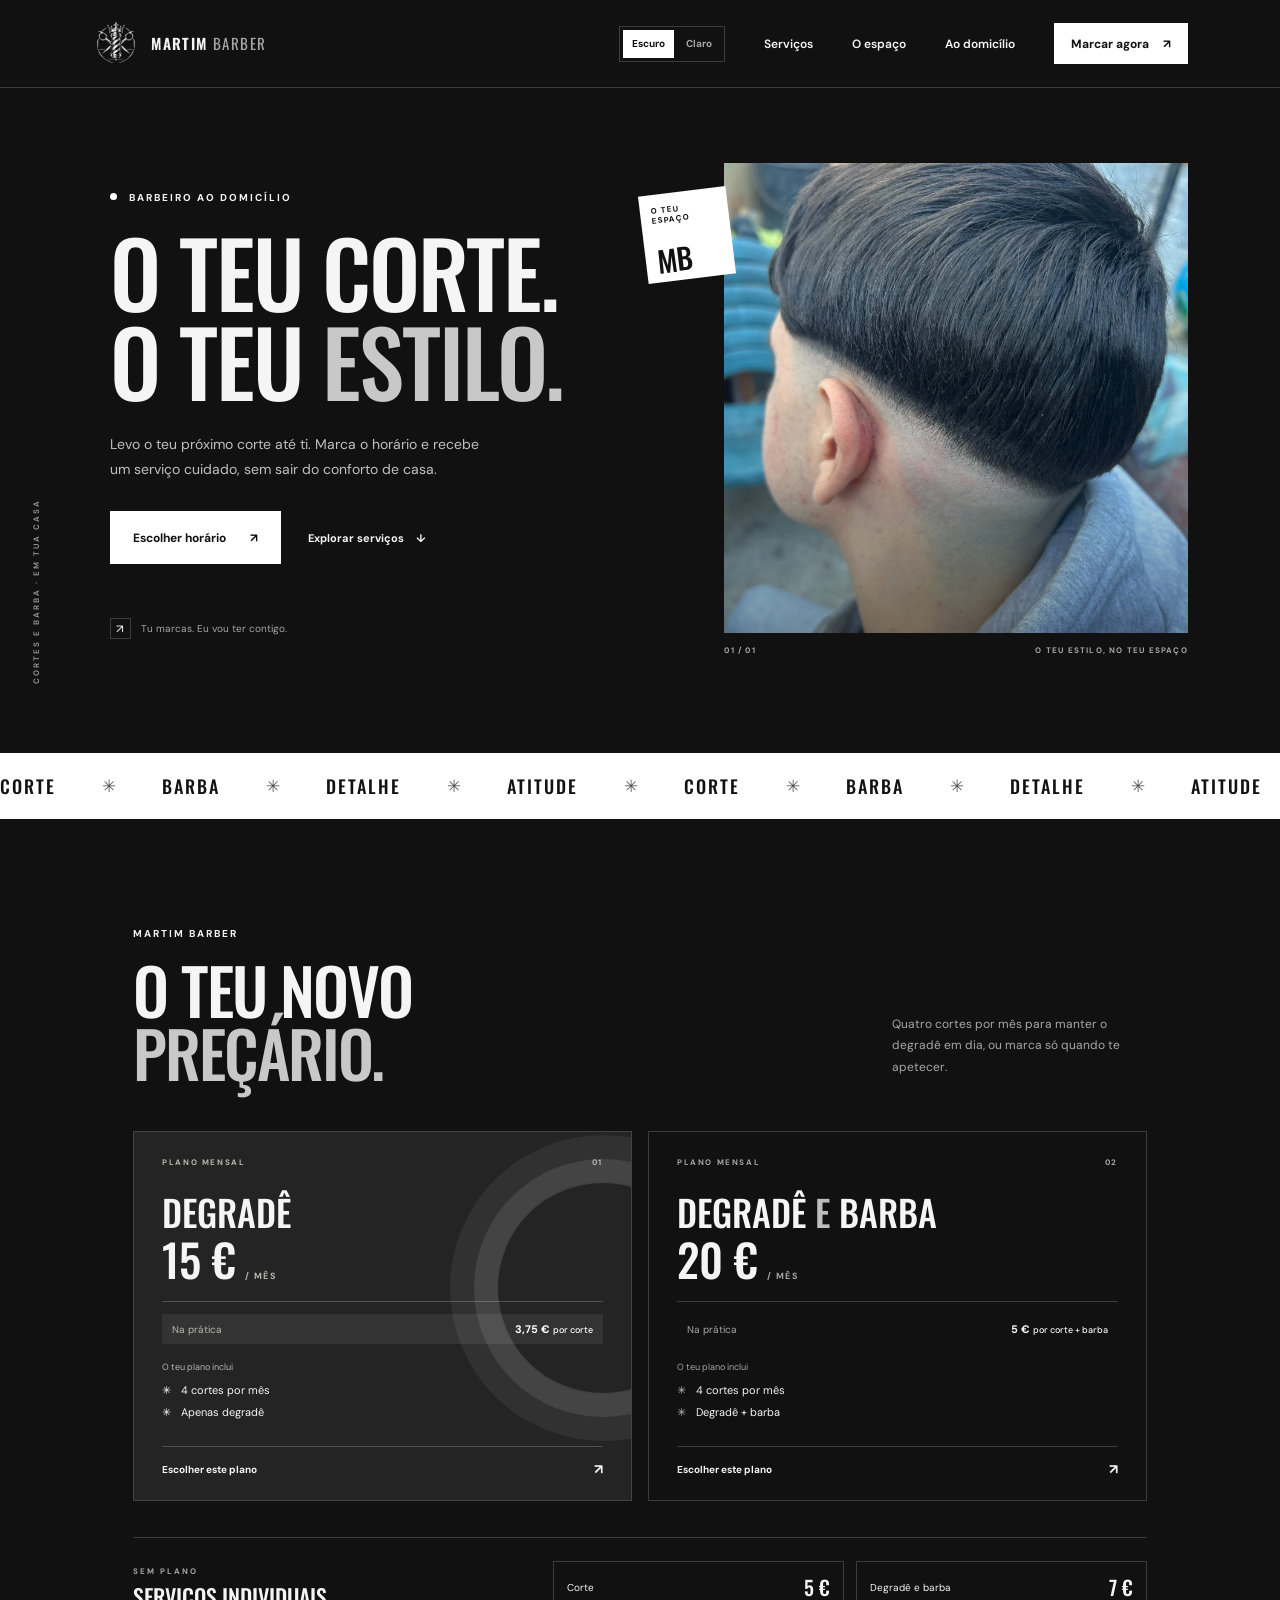
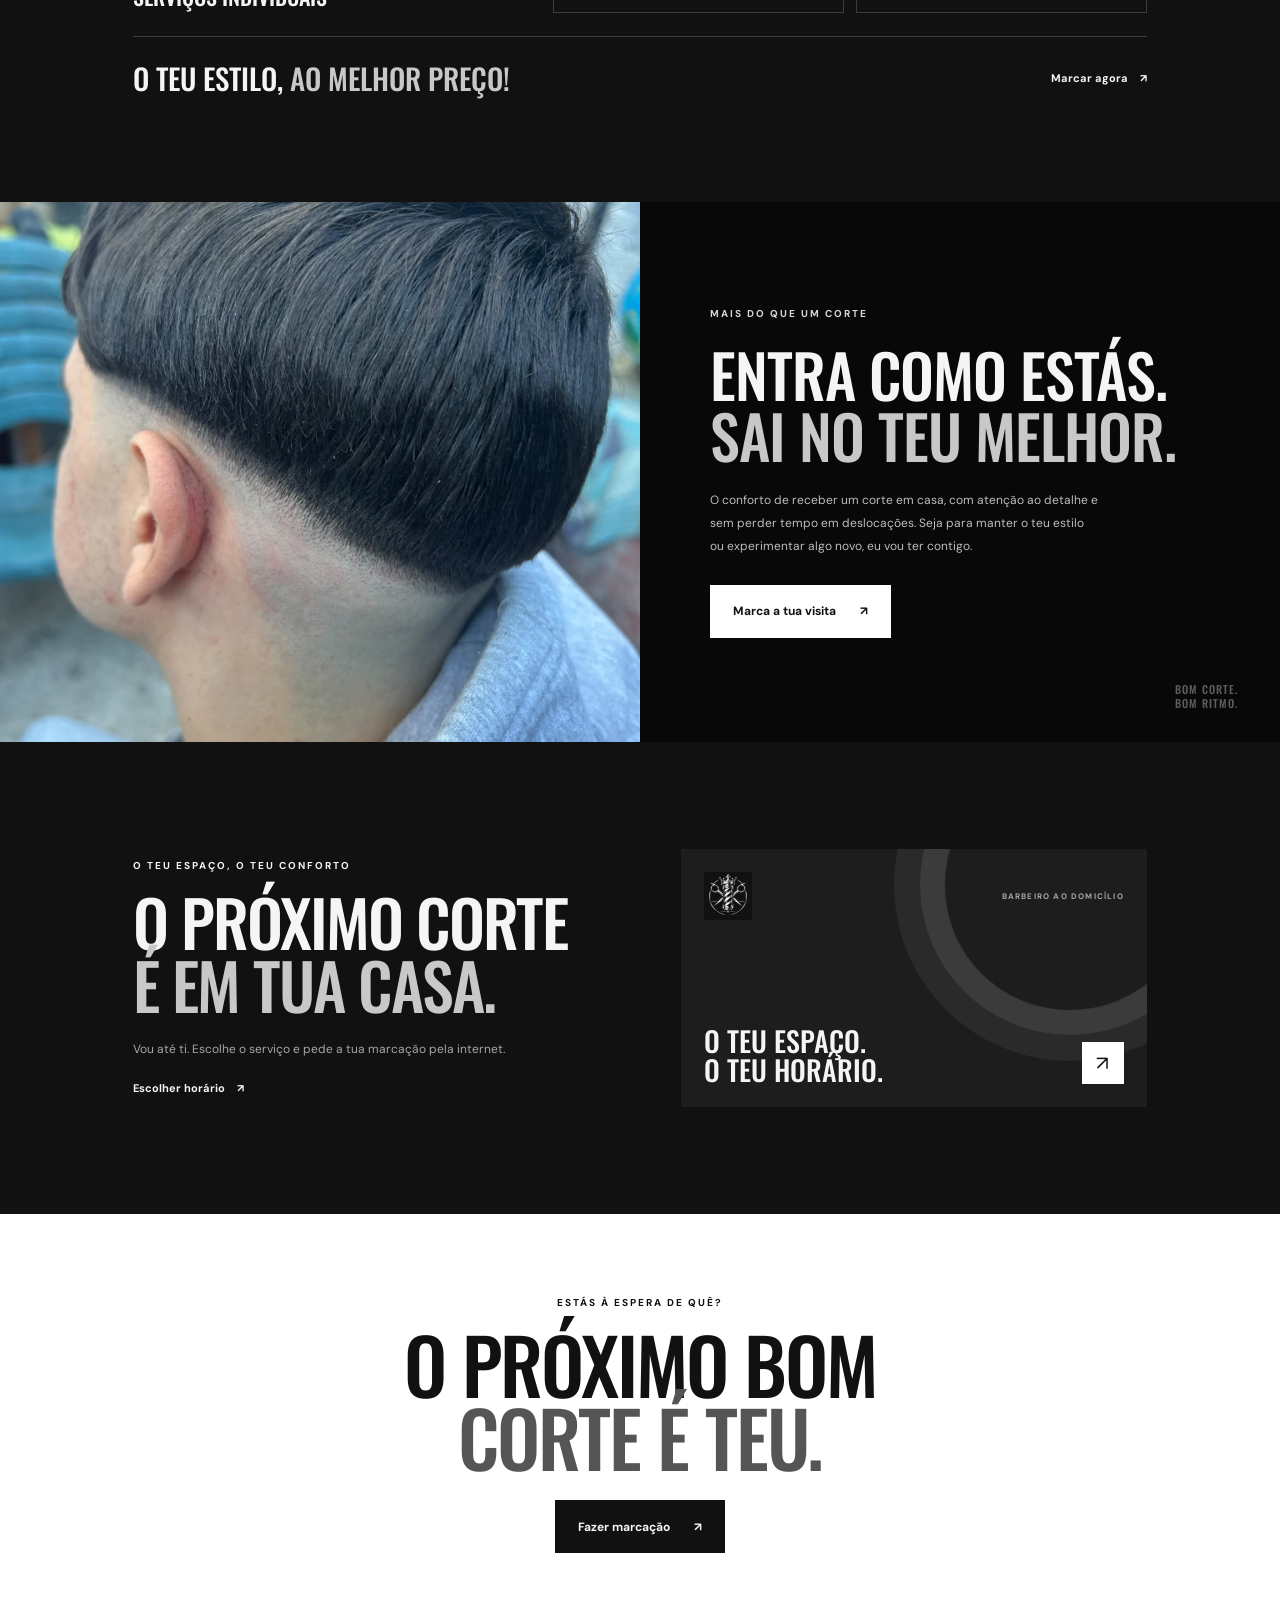
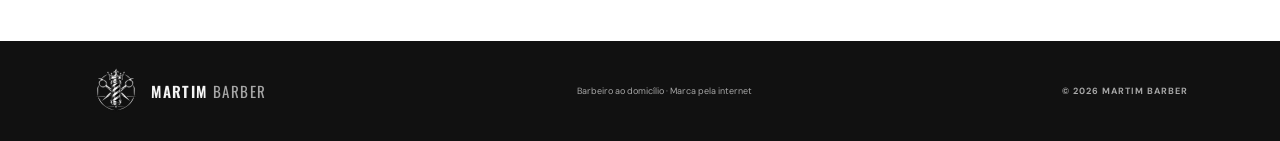
<file: index.html>
<!doctype html>
<html lang="pt-PT" data-theme="dark">
  <head>
    <meta charset="utf-8">
    <meta name="viewport" content="width=device-width, initial-scale=1">
    <meta name="theme-color" content="#111111">
    <meta name="description" content="Martim Barber — planos mensais de degradê e barba, cortes individuais e atendimento ao domicílio.">
    <title>Martim Barber — Barbeiro ao domicílio</title>
    <link rel="preconnect" href="https://fonts.googleapis.com">
    <link rel="preconnect" href="https://fonts.gstatic.com" crossorigin>
    <link href="https://fonts.googleapis.com/css2?family=DM+Sans:wght@400;500;600;700&family=Oswald:wght@400;500;600;700&display=swap" rel="stylesheet">
    <link rel="stylesheet" href="styles.css">
    <script src="theme.js" defer></script>
    <script src="script.js" defer></script>
  </head>
  <body>
    <header class="site-header">
      <a class="brand" href="#inicio" aria-label="Martim Barber — início">
        <span class="brand-mark"><img src="assets/logo-martim.png" alt=""></span>
        <span class="brand-name">MARTIM <b>BARBER</b></span>
      </a>
      <button class="menu-toggle" type="button" aria-expanded="false" aria-controls="main-nav" aria-label="Abrir menu">
        <span></span><span></span>
      </button>
      <nav class="main-nav" id="main-nav" aria-label="Navegação principal">
        <div class="theme-switch" role="group" aria-label="Tema do site">
          <button type="button" data-theme-choice="dark" aria-pressed="true">Escuro</button>
          <button type="button" data-theme-choice="light" aria-pressed="false">Claro</button>
        </div>
        <a href="#servicos">Serviços</a>
        <a href="#sobre">O espaço</a>
        <a href="#localizacao">Ao domicílio</a>
        <a class="button button-small" href="marcacao.html">Marcar agora <span aria-hidden="true">↗</span></a>
      </nav>
    </header>

    <main>
      <section class="hero" id="inicio">
        <div class="hero-copy">
          <p class="eyebrow"><span class="status-dot"></span> BARBEIRO AO DOMICÍLIO</p>
          <h1>O teu corte.<br>O teu <span>estilo.</span></h1>
          <p class="hero-intro">Levo o teu próximo corte até ti. Marca o horário e recebe um serviço cuidado, sem sair do conforto de casa.</p>
          <div class="hero-actions">
            <a class="button" href="marcacao.html">Escolher horário <span aria-hidden="true">↗</span></a>
            <a class="text-link" href="#servicos">Explorar serviços <span aria-hidden="true">↓</span></a>
          </div>
          <div class="hero-note">
            <span class="note-mark" aria-hidden="true">↗</span>
            <span>Tu marcas. Eu vou ter contigo.</span>
          </div>
        </div>
        <div class="hero-visual" role="img" aria-label="Corte de cabelo feito por Martim Barber">
          <div class="hero-image" aria-hidden="true"></div>
          <div class="hero-stamp"><span>O TEU<br>ESPAÇO</span><b>MB</b></div>
          <div class="hero-caption"><span>01 / 01</span><span>O TEU ESTILO, NO TEU ESPAÇO</span></div>
        </div>
        <div class="hero-index" aria-hidden="true">CORTES E BARBA · EM TUA CASA</div>
      </section>

      <section class="ticker" aria-label="Especialidades">
        <div class="ticker-track">
          <span>CORTE</span><i>✳</i><span>BARBA</span><i>✳</i><span>DETALHE</span><i>✳</i><span>ATITUDE</span><i>✳</i>
          <span aria-hidden="true">CORTE</span><i aria-hidden="true">✳</i><span aria-hidden="true">BARBA</span><i aria-hidden="true">✳</i><span aria-hidden="true">DETALHE</span><i aria-hidden="true">✳</i><span aria-hidden="true">ATITUDE</span><i aria-hidden="true">✳</i>
        </div>
      </section>

      <section class="services section-wrap" id="servicos">
        <div class="section-heading">
          <div>
            <p class="eyebrow">MARTIM BARBER</p>
            <h2>O teu novo<br><span>preçário.</span></h2>
          </div>
          <p class="section-intro">Quatro cortes por mês para manter o degradê em dia, ou marca só quando te apetecer.</p>
        </div>
        <div class="plan-grid">
          <a class="plan-card plan-featured" href="marcacao.html?servico=plano-degrade" aria-label="Escolher o plano Degradê por 15 euros por mês">
            <div class="plan-topline"><span>PLANO MENSAL</span><span>01</span></div>
            <h3>Degradê</h3>
            <div class="plan-price"><strong>15 €</strong><span>/ MÊS</span></div>
            <div class="plan-rate"><span>Na prática</span><strong>3,75 € <small>por corte</small></strong></div>
            <div class="plan-includes">
              <p>O teu plano inclui</p>
              <ul>
                <li><span aria-hidden="true">✳</span> 4 cortes por mês</li>
                <li><span aria-hidden="true">✳</span> Apenas degradê</li>
              </ul>
            </div>
            <span class="plan-link">Escolher este plano <span aria-hidden="true">↗</span></span>
          </a>
          <a class="plan-card" href="marcacao.html?servico=plano-degrade-barba" aria-label="Escolher o plano Degradê e barba por 20 euros por mês">
            <div class="plan-topline"><span>PLANO MENSAL</span><span>02</span></div>
            <h3>Degradê <span>e</span> barba</h3>
            <div class="plan-price"><strong>20 €</strong><span>/ MÊS</span></div>
            <div class="plan-rate"><span>Na prática</span><strong>5 € <small>por corte + barba</small></strong></div>
            <div class="plan-includes">
              <p>O teu plano inclui</p>
              <ul>
                <li><span aria-hidden="true">✳</span> 4 cortes por mês</li>
                <li><span aria-hidden="true">✳</span> Degradê + barba</li>
              </ul>
            </div>
            <span class="plan-link">Escolher este plano <span aria-hidden="true">↗</span></span>
          </a>
        </div>
        <div class="individual-prices">
          <div class="individual-heading">
            <p class="eyebrow">SEM PLANO</p>
            <h3>Serviços individuais</h3>
          </div>
          <div class="individual-list">
            <a class="individual-item" href="marcacao.html?servico=corte"><span>Corte</span><strong>5 €</strong></a>
            <a class="individual-item" href="marcacao.html?servico=degrade-barba"><span>Degradê e barba</span><strong>7 €</strong></a>
          </div>
        </div>
        <div class="pricing-cta">
          <p>O teu estilo, <span>ao melhor preço!</span></p>
          <a class="text-link" href="marcacao.html">Marcar agora <span aria-hidden="true">↗</span></a>
        </div>
      </section>

      <section class="about" id="sobre">
        <div class="about-photo">
          <video class="about-video" autoplay muted loop playsinline poster="assets/corte-martim.png" aria-label="Vídeo de um corte de cabelo">
            <source src="assets/video-barbearia.mp4" type="video/mp4">
          </video>
        </div>
        <div class="about-copy">
          <p class="eyebrow">MAIS DO QUE UM CORTE</p>
          <h2>Entra como estás.<br><span>Sai no teu melhor.</span></h2>
          <p>O conforto de receber um corte em casa, com atenção ao detalhe e sem perder tempo em deslocações. Seja para manter o teu estilo ou experimentar algo novo, eu vou ter contigo.</p>
          <a class="button button-light" href="marcacao.html">Marca a tua visita <span aria-hidden="true">↗</span></a>
        </div>
        <div class="about-aside" aria-hidden="true">BOM CORTE.<br>BOM RITMO.</div>
      </section>

      <section class="visit section-wrap" id="localizacao">
        <div class="visit-copy">
          <p class="eyebrow">O TEU ESPAÇO, O TEU CONFORTO</p>
          <h2>O próximo corte<br><span>é em tua casa.</span></h2>
          <p>Vou até ti. Escolhe o serviço e pede a tua marcação pela internet.</p>
          <a class="text-link" href="marcacao.html">Escolher horário <span aria-hidden="true">↗</span></a>
        </div>
        <div class="visit-card">
          <div class="visit-card-top"><span class="brand-mark"><img src="assets/logo-martim.png" alt=""></span><span>BARBEIRO AO DOMICÍLIO</span></div>
          <div class="visit-card-bottom"><span>O teu espaço.<br>O teu horário.</span><a href="marcacao.html" aria-label="Marcar horário">↗</a></div>
        </div>
      </section>

      <section class="booking-banner">
        <p class="eyebrow">ESTÁS À ESPERA DE QUÊ?</p>
        <h2>O próximo bom<br><span>corte é teu.</span></h2>
        <a class="button button-light" href="marcacao.html">Fazer marcação <span aria-hidden="true">↗</span></a>
      </section>
    </main>

    <footer class="site-footer">
      <a class="brand" href="#inicio" aria-label="Martim Barber — voltar ao início">
        <span class="brand-mark"><img src="assets/logo-martim.png" alt=""></span>
        <span class="brand-name">MARTIM <b>BARBER</b></span>
      </a>
      <p>Barbeiro ao domicílio · Marca pela internet</p>
      <span>© 2026 MARTIM BARBER</span>
    </footer>
  </body>
</html>
</file>
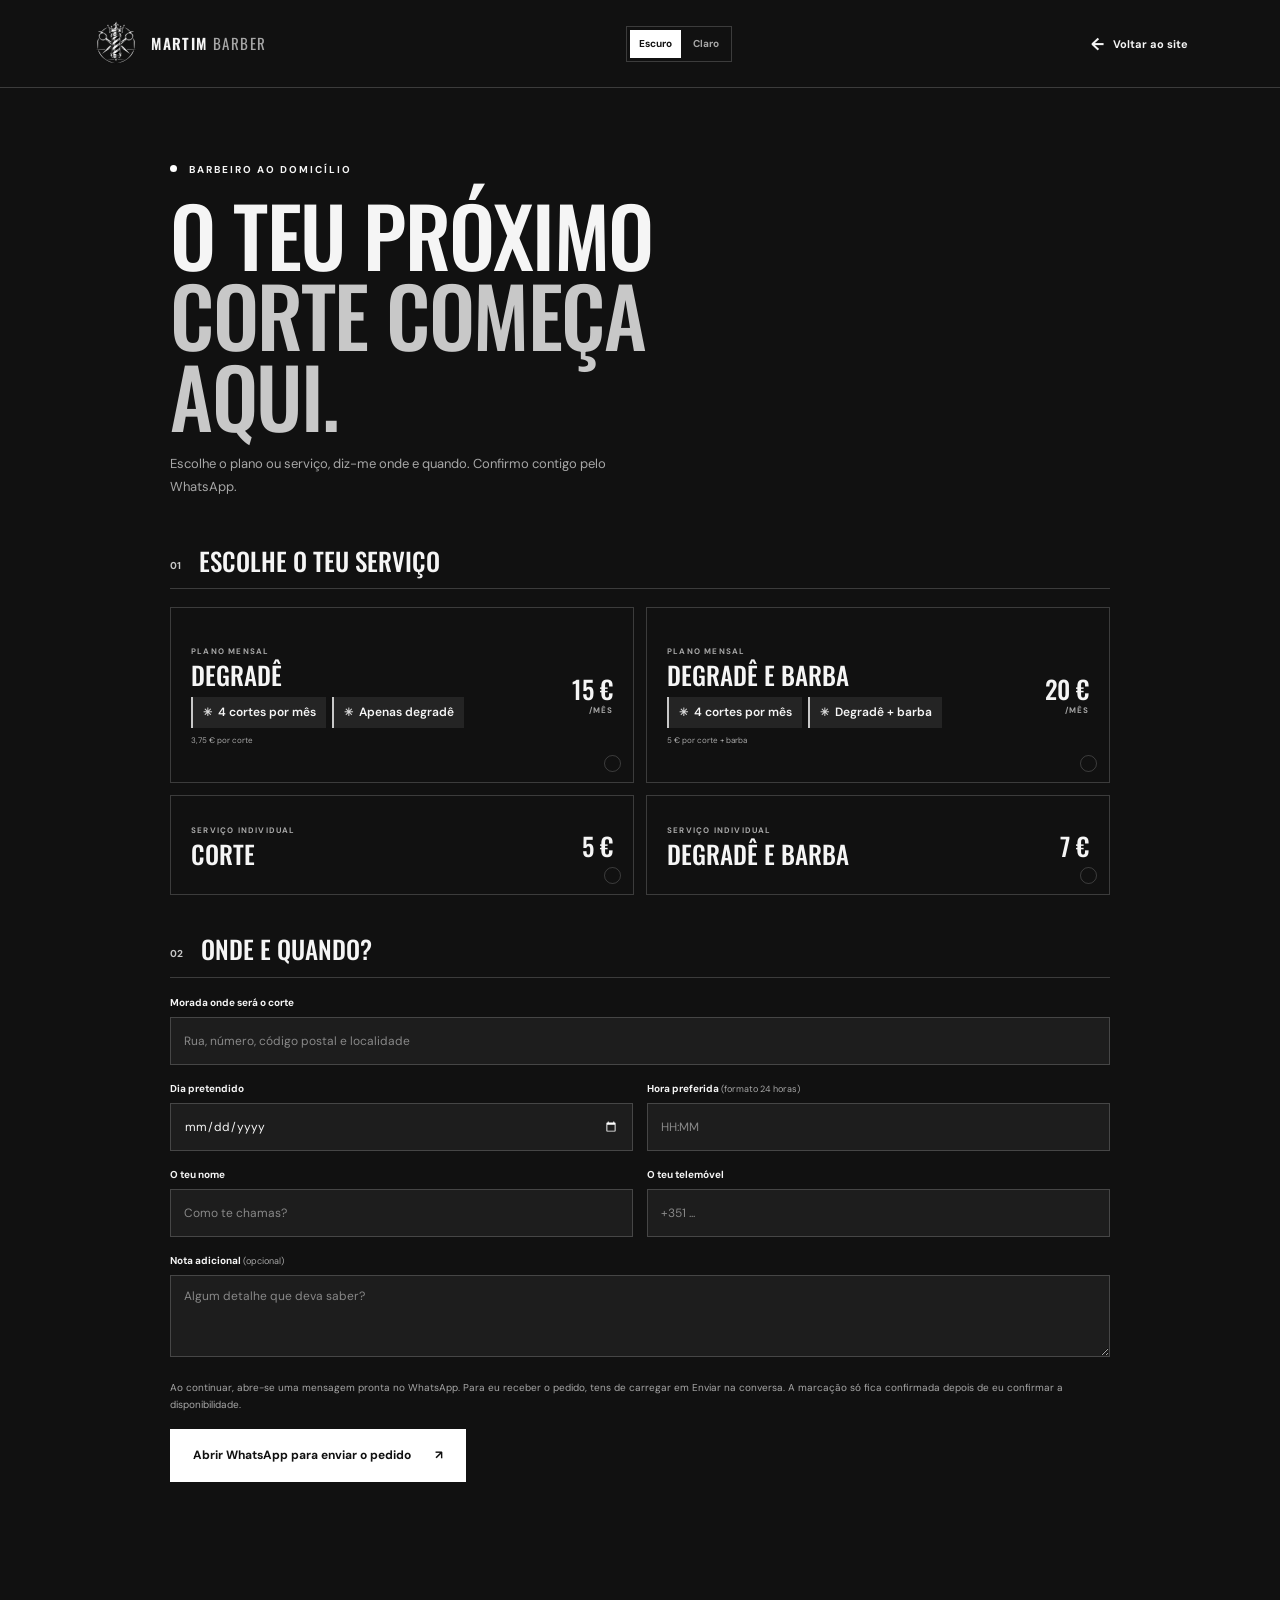
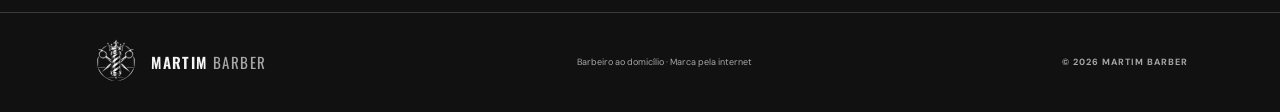
<file: marcacao.html>
<!doctype html>
<html lang="pt-PT" data-theme="dark">
  <head>
    <meta charset="utf-8">
    <meta name="viewport" content="width=device-width, initial-scale=1">
    <meta name="theme-color" content="#111111">
    <meta name="description" content="Escolhe o teu plano ou serviço individual e pede uma marcação ao domicílio ao Martim Barber.">
    <title>Marcação — Martim Barber</title>
    <link rel="preconnect" href="https://fonts.googleapis.com">
    <link rel="preconnect" href="https://fonts.gstatic.com" crossorigin>
    <link href="https://fonts.googleapis.com/css2?family=DM+Sans:wght@400;500;600;700&family=Oswald:wght@400;500;600;700&display=swap" rel="stylesheet">
    <link rel="stylesheet" href="styles.css">
    <link rel="stylesheet" href="booking.css">
    <script src="theme.js" defer></script>
    <script src="booking.js" defer></script>
  </head>
  <body>
    <header class="site-header booking-header">
      <a class="brand" href="index.html" aria-label="Martim Barber — início">
        <span class="brand-mark"><img src="assets/logo-martim.png" alt=""></span>
        <span class="brand-name">MARTIM <b>BARBER</b></span>
      </a>
      <div class="theme-switch" role="group" aria-label="Tema do site">
        <button type="button" data-theme-choice="dark" aria-pressed="true">Escuro</button>
        <button type="button" data-theme-choice="light" aria-pressed="false">Claro</button>
      </div>
      <a class="booking-back" href="index.html"><span aria-hidden="true">←</span> Voltar ao site</a>
    </header>

    <main class="booking-page">
      <section class="booking-intro">
        <p class="eyebrow"><span class="status-dot"></span> BARBEIRO AO DOMICÍLIO</p>
        <h1>O teu próximo<br><span>corte começa aqui.</span></h1>
        <p>Escolhe o plano ou serviço, diz-me onde e quando. Confirmo contigo pelo WhatsApp.</p>
      </section>

      <form class="booking-form" id="booking-form">
        <fieldset class="booking-service-group">
          <legend><span>01</span> Escolhe o teu serviço</legend>
          <div class="booking-options">
            <label class="booking-option booking-option-plan">
              <input type="radio" name="servico" value="plano-degrade" data-label="Plano mensal — Degradê" data-price="15 €/mês — 4 cortes por mês" required>
              <span class="booking-option-content">
                <span class="booking-option-kind">PLANO MENSAL</span>
                <span class="booking-option-name">Degradê</span>
                <span class="booking-option-benefits">
                  <span class="booking-option-monthly"><b aria-hidden="true">✳</b> 4 cortes por mês</span>
                  <span><b aria-hidden="true">✳</b> Apenas degradê</span>
                </span>
                <span class="booking-option-rate">3,75 € por corte</span>
              </span>
              <span class="booking-option-price">15 €<small>/mês</small></span>
              <span class="booking-option-check" aria-hidden="true">✓</span>
            </label>
            <label class="booking-option booking-option-plan">
              <input type="radio" name="servico" value="plano-degrade-barba" data-label="Plano mensal — Degradê e barba" data-price="20 €/mês — 4 cortes com degradê e barba" required>
              <span class="booking-option-content">
                <span class="booking-option-kind">PLANO MENSAL</span>
                <span class="booking-option-name">Degradê e barba</span>
                <span class="booking-option-benefits">
                  <span class="booking-option-monthly"><b aria-hidden="true">✳</b> 4 cortes por mês</span>
                  <span><b aria-hidden="true">✳</b> Degradê + barba</span>
                </span>
                <span class="booking-option-rate">5 € por corte + barba</span>
              </span>
              <span class="booking-option-price">20 €<small>/mês</small></span>
              <span class="booking-option-check" aria-hidden="true">✓</span>
            </label>
            <label class="booking-option booking-option-individual">
              <input type="radio" name="servico" value="corte" data-label="Serviço individual — Corte" data-price="5 €" required>
              <span class="booking-option-content">
                <span class="booking-option-kind">SERVIÇO INDIVIDUAL</span>
                <span class="booking-option-name">Corte</span>
              </span>
              <span class="booking-option-price">5 €</span>
              <span class="booking-option-check" aria-hidden="true">✓</span>
            </label>
            <label class="booking-option booking-option-individual">
              <input type="radio" name="servico" value="degrade-barba" data-label="Serviço individual — Degradê e barba" data-price="7 €" required>
              <span class="booking-option-content">
                <span class="booking-option-kind">SERVIÇO INDIVIDUAL</span>
                <span class="booking-option-name">Degradê e barba</span>
              </span>
              <span class="booking-option-price">7 €</span>
              <span class="booking-option-check" aria-hidden="true">✓</span>
            </label>
          </div>
        </fieldset>

        <fieldset class="booking-details">
          <legend><span>02</span> Onde e quando?</legend>
          <div class="booking-fields">
            <label class="booking-field booking-field-wide">
              <span>Morada onde será o corte</span>
              <input name="morada" type="text" autocomplete="street-address" placeholder="Rua, número, código postal e localidade" required>
            </label>
            <label class="booking-field">
              <span>Dia pretendido</span>
              <input name="data" type="date" required>
            </label>
            <label class="booking-field">
              <span>Hora preferida <small>(formato 24 horas)</small></span>
              <input name="hora" type="text" inputmode="numeric" autocomplete="off" placeholder="HH:MM" pattern="([01][0-9]|2[0-3]):[0-5][0-9]" maxlength="5" title="Introduz a hora no formato 24 horas, por exemplo 14:30." required>
            </label>
            <label class="booking-field">
              <span>O teu nome</span>
              <input name="nome" type="text" autocomplete="name" placeholder="Como te chamas?" required>
            </label>
            <label class="booking-field">
              <span>O teu telemóvel</span>
              <input name="telefone" type="tel" autocomplete="tel" placeholder="+351 ..." required>
            </label>
            <label class="booking-field booking-field-wide">
              <span>Nota adicional <small>(opcional)</small></span>
              <textarea name="nota" rows="3" placeholder="Algum detalhe que deva saber?"></textarea>
            </label>
          </div>
          <p class="booking-disclaimer">Ao continuar, abre-se uma mensagem pronta no WhatsApp. Para eu receber o pedido, tens de carregar em Enviar na conversa. A marcação só fica confirmada depois de eu confirmar a disponibilidade.</p>
          <button class="button booking-submit" type="submit">Abrir WhatsApp para enviar o pedido <span aria-hidden="true">↗</span></button>
          <p class="booking-status" id="booking-status" aria-live="polite"></p>
        </fieldset>
      </form>
    </main>

    <footer class="site-footer booking-footer">
      <a class="brand" href="index.html" aria-label="Martim Barber — início">
        <span class="brand-mark"><img src="assets/logo-martim.png" alt=""></span>
        <span class="brand-name">MARTIM <b>BARBER</b></span>
      </a>
      <p>Barbeiro ao domicílio · Marca pela internet</p>
      <span>© 2026 MARTIM BARBER</span>
    </footer>
  </body>
</html>
</file>
<file: styles.css>
:root {
  color-scheme: dark;
  --ink: #f5f5f5;
  --paper: #111111;
  --cream: #1d1d1d;
  --lime: #ffffff;
  --muted: #a7a7a7;
  --line: rgba(255, 255, 255, .18);
  --display: "Oswald", Impact, sans-serif;
  --body: "DM Sans", Arial, sans-serif;
}

* { box-sizing: border-box; }
html { scroll-behavior: smooth; }
body { margin: 0; background: var(--paper); color: var(--ink); font-family: var(--body); -webkit-font-smoothing: antialiased; }
a { color: inherit; text-decoration: none; }
button { font: inherit; }

.site-header { height: 88px; padding: 0 7.2%; display: flex; align-items: center; justify-content: space-between; border-bottom: 1px solid var(--line); position: relative; z-index: 5; }
.brand { display: inline-flex; align-items: center; gap: 11px; }
.brand-mark { width: 48px; height: 48px; flex: 0 0 48px; overflow: hidden; display: block; background: var(--paper); }
.brand-mark img { width: 100%; height: 100%; display: block; object-fit: cover; }
.brand-name { font: 600 15px/1 var(--display); letter-spacing: 1.4px; }
.brand-name b { font-weight: 400; color: var(--muted); }
.main-nav { display: flex; align-items: center; gap: 39px; font-size: 12px; font-weight: 600; }
.main-nav > a:not(.button) { transition: color .2s ease; }
.main-nav > a:not(.button):hover, .text-link:hover { color: #cfcfcf; }
.button { min-height: 53px; padding: 0 22px; display: inline-flex; align-items: center; justify-content: center; gap: 24px; border: 1px solid var(--lime); background: var(--lime); color: var(--paper); font-size: 12px; font-weight: 700; transition: background .2s, color .2s, transform .2s; }
.button:hover { background: #333; color: var(--ink); transform: translateY(-2px); }
.button-small { min-height: 41px; padding: 0 16px; gap: 14px; }
.menu-toggle { display: none; }

.hero { position: relative; min-height: 665px; display: grid; grid-template-columns: 1fr 1fr; align-items: center; padding: 70px 7.2% 94px; overflow: hidden; }
.hero-copy { position: relative; z-index: 1; padding: 13px 0 0 3.2%; }
.eyebrow { margin: 0 0 23px; font-size: 10px; font-weight: 700; letter-spacing: 2px; }
.status-dot { display: inline-block; width: 7px; height: 7px; margin-right: 8px; border-radius: 50%; background: #fff; vertical-align: 1px; }
h1, h2, h3, p { margin-top: 0; }
.hero h1, .section-heading h2, .about h2, .visit h2, .booking-banner h2 { margin-bottom: 0; font: 500 clamp(62px, 7.1vw, 104px)/.98 var(--display); letter-spacing: -2px; text-transform: uppercase; }
.hero h1 span, .section-heading h2 span, .about h2 span, .visit h2 span, .booking-banner h2 span { color: #c8c8c8; }
.hero-intro { max-width: 390px; margin: 27px 0 29px; color: #c0c0c0; font-size: 14px; line-height: 1.8; }
.hero-actions { display: flex; align-items: center; gap: 27px; }
.text-link { display: inline-flex; align-items: center; gap: 12px; font-size: 11px; font-weight: 700; transition: color .2s ease; }
.hero-note { display: flex; align-items: center; gap: 10px; margin-top: 54px; color: var(--muted); font-size: 10px; }
.note-mark { width: 21px; height: 21px; display: grid; place-items: center; border: 1px solid var(--line); color: #fff; font-size: 12px; }
.hero-visual { position: relative; height: 492px; margin-left: 6%; }
.hero-image { position: absolute; inset: 0 0 22px 10%; background: #454a3f url("assets/corte-martim.png") center 43% / cover; }
.hero-visual::after { position: absolute; z-index: 1; inset: 0 0 22px 10%; content: ""; pointer-events: none; background: linear-gradient(180deg, transparent 56%, rgba(12, 14, 11, .38)); }
.hero-stamp { position: absolute; top: 28px; left: -30px; width: 88px; height: 88px; padding: 11px; background: var(--lime); color: var(--paper); display: flex; flex-direction: column; justify-content: space-between; transform: rotate(-7deg); }
.hero-stamp span { font-size: 8px; line-height: 1.3; font-weight: 700; letter-spacing: 1px; }
.hero-stamp b { font: 500 29px/.8 var(--display); }
.hero-caption { position: absolute; bottom: 0; left: 10%; right: 0; display: flex; justify-content: space-between; color: var(--muted); font-size: 8px; font-weight: 700; letter-spacing: 1.2px; }
.hero-index { position: absolute; left: 2.4%; bottom: 69px; writing-mode: vertical-rl; transform: rotate(180deg); color: #8d8e86; font-size: 8px; font-weight: 700; letter-spacing: 2px; }

.ticker { height: 66px; overflow: hidden; display: flex; align-items: center; background: var(--lime); color: var(--paper); }
.ticker-track { min-width: max-content; display: flex; align-items: center; justify-content: space-around; gap: 46px; animation: marquee 28s linear infinite; }
.ticker span { font: 500 18px/1 var(--display); letter-spacing: 2px; }
.ticker i { color: #555; font-size: 17px; font-style: normal; }
@keyframes marquee { to { transform: translateX(-50%); } }

.section-wrap { padding-left: 10.4%; padding-right: 10.4%; }
.services { padding-top: 108px; padding-bottom: 108px; }
.section-heading { display: flex; justify-content: space-between; align-items: end; margin-bottom: 48px; }
.section-heading .eyebrow, .visit .eyebrow { margin-bottom: 18px; }
.section-heading h2, .visit h2 { font-size: clamp(48px, 5vw, 70px); line-height: .98; }
.section-intro { width: 240px; margin: 0 1.5% 5px 0; color: var(--muted); font-size: 12px; line-height: 1.8; }
.plan-grid { display: grid; grid-template-columns: repeat(2, minmax(0, 1fr)); gap: 16px; }
.plan-card { min-height: 370px; padding: 25px 28px 22px; border: 1px solid var(--line); display: flex; flex-direction: column; position: relative; overflow: hidden; color: inherit; text-decoration: none; transition: transform .2s, background .2s; }
.plan-card:hover { transform: translateY(-4px); background: #202020; }
.plan-card:focus-visible { outline: 2px solid #fff; outline-offset: 3px; }
.plan-featured, .plan-featured:hover { border-color: #444; background: #242424; color: var(--ink); }
.plan-featured::after { position: absolute; z-index: 0; top: 50px; right: -78px; width: 210px; height: 210px; border: 1px solid rgba(255,255,255,.14); border-radius: 50%; content: ""; box-shadow: 0 0 0 22px rgba(0,0,0,0), 0 0 0 23px rgba(255,255,255,.09), 0 0 0 46px rgba(0,0,0,0), 0 0 0 47px rgba(255,255,255,.06); pointer-events: none; }
.plan-card > * { position: relative; z-index: 1; }
.plan-topline { display: flex; justify-content: space-between; color: var(--muted); font-size: 8px; font-weight: 700; letter-spacing: 1.6px; }
.plan-featured .plan-topline { color: #b6b9af; }
.plan-card h3 { margin: 26px 0 7px; font: 500 clamp(26px, 3vw, 36px)/1.05 var(--display); text-transform: uppercase; }
.plan-card h3 span { color: #bdbdbd; }
.plan-featured h3 span { color: var(--lime); }
.plan-price { display: flex; align-items: baseline; gap: 9px; padding-bottom: 19px; border-bottom: 1px solid var(--line); }
.plan-featured .plan-price { border-color: rgba(255,255,255,.2); }
.plan-price strong { font: 500 45px/.95 var(--display); }
.plan-price > span { color: var(--muted); font-size: 9px; font-weight: 700; letter-spacing: 1.4px; }
.plan-featured .plan-price > span { color: #b6b9af; }
.plan-rate { margin-top: 12px; padding: 8px 10px; display: flex; justify-content: space-between; align-items: baseline; gap: 10px; background: rgba(23,26,22,.045); color: var(--muted); font-size: 10px; }
.plan-rate strong { color: var(--ink); font-size: 11px; }
.plan-rate small { font-size: 9px; font-weight: 500; }
.plan-featured .plan-rate { background: rgba(255,255,255,.07); color: #b6b9af; }
.plan-featured .plan-rate strong { color: var(--lime); }
.plan-includes { margin: 17px 0 20px; }
.plan-includes p { margin-bottom: 10px; color: var(--muted); font-size: 9px; }
.plan-featured .plan-includes p { color: #b6b9af; }
.plan-includes ul { display: grid; gap: 8px; margin: 0; padding: 0; list-style: none; }
.plan-includes li { font-size: 11px; }
.plan-includes li span { margin-right: 7px; color: #bdbdbd; }
.plan-featured .plan-includes li span { color: var(--lime); }
.plan-link { margin-top: auto; padding-top: 13px; border-top: 1px solid var(--line); display: flex; justify-content: space-between; align-items: center; font-size: 10px; font-weight: 700; }
.plan-featured .plan-link { border-color: rgba(255,255,255,.2); }
.plan-link span { font-size: 14px; }
.individual-prices { margin-top: 36px; padding: 23px 0; border-top: 1px solid var(--line); border-bottom: 1px solid var(--line); display: grid; grid-template-columns: .8fr 1.2fr; align-items: center; gap: 24px; }
.individual-heading .eyebrow { margin: 0 0 8px; color: var(--muted); font-size: 8px; }
.individual-heading h3 { margin: 0; font: 500 22px/1.1 var(--display); text-transform: uppercase; }
.individual-list { display: grid; grid-template-columns: repeat(2, minmax(0, 1fr)); gap: 12px; }
.individual-item { min-height: 52px; padding: 0 13px; border: 1px solid var(--line); display: flex; align-items: center; justify-content: space-between; gap: 8px; font-size: 10px; transition: background .2s, border-color .2s; }
.individual-item:hover, .individual-item:focus-visible { border-color: #fff; background: rgba(255,255,255,.08); }
.individual-item:focus-visible { outline: 2px solid #fff; outline-offset: 3px; }
.individual-item strong { white-space: nowrap; font: 500 20px/1 var(--display); }
.pricing-cta { padding-top: 25px; display: flex; justify-content: space-between; align-items: center; gap: 15px; }
.pricing-cta p { margin: 0; font: 500 clamp(20px, 2.6vw, 29px)/1.1 var(--display); text-transform: uppercase; }
.pricing-cta p span { color: #c8c8c8; }

.about { min-height: 510px; position: relative; display: grid; grid-template-columns: 1fr 1fr; background: #080808; color: var(--ink); }
.about-photo { height: 540px; min-height: 0; overflow: hidden; background: #171717; }
.about-video { width: 100%; height: 100%; display: block; object-fit: cover; object-position: center; }
.about-copy { align-self: center; padding: 65px 12% 65px 11%; }
.about-copy .eyebrow { color: #d7d7d7; }
.about h2 { font-size: clamp(43px, 4.7vw, 67px); line-height: 1.02; letter-spacing: -1px; }
.about h2 span { color: #c8c8c8; }
.about-copy > p:not(.eyebrow) { max-width: 390px; margin: 24px 0 27px; color: #bdbdbd; font-size: 12px; line-height: 1.9; }
.button-light { border-color: var(--lime); background: var(--lime); }
.about-aside { position: absolute; right: 3.3%; bottom: 32px; color: rgba(255,255,255,.35); font: 500 11px/1.3 var(--display); letter-spacing: 1px; text-align: right; }

.visit { min-height: 472px; padding-top: 102px; padding-bottom: 102px; display: grid; grid-template-columns: 1fr 1fr; align-items: center; gap: 8%; }
.visit-copy > p:not(.eyebrow) { margin: 23px 0 16px; color: var(--muted); font-size: 12px; line-height: 1.8; }
.visit-card { min-height: 258px; padding: 23px; background: var(--cream); display: flex; flex-direction: column; justify-content: space-between; position: relative; overflow: hidden; }
.visit-card::after { position: absolute; top: -90px; right: -49px; width: 250px; height: 250px; border: 1px solid rgba(255,255,255,.12); border-radius: 50%; content: ""; box-shadow: 0 0 0 23px rgba(0,0,0,0), 0 0 0 24px rgba(255,255,255,.08), 0 0 0 49px rgba(0,0,0,0), 0 0 0 50px rgba(255,255,255,.06); }
.visit-card-top, .visit-card-bottom { position: relative; z-index: 1; display: flex; justify-content: space-between; align-items: center; }
.visit-card-top > span:last-child { color: var(--muted); font-size: 8px; font-weight: 700; letter-spacing: 1.2px; }
.visit-card-bottom { align-items: end; font: 500 28px/1.05 var(--display); text-transform: uppercase; }
.visit-card-bottom a { width: 42px; height: 42px; display: grid; place-items: center; background: var(--lime); color: var(--paper); font: 20px/1 var(--body); transition: transform .2s; }
.visit-card-bottom a:hover { transform: rotate(45deg); }

.booking-banner { padding: 82px 20px 88px; background: var(--lime); color: var(--paper); text-align: center; }
.booking-banner .eyebrow { margin-bottom: 18px; }
.booking-banner h2 { margin-bottom: 27px; font-size: clamp(49px, 6vw, 78px); line-height: .95; }
.booking-banner h2 span { color: #555; }
.booking-banner .button-light { border-color: var(--paper); background: var(--paper); color: var(--ink); }
.booking-banner .button-light:hover { background: #ddd; color: var(--paper); }

.site-footer { min-height: 100px; padding: 24px 7.2%; display: flex; align-items: center; justify-content: space-between; gap: 20px; }
.site-footer p, .site-footer > span { margin: 0; color: var(--muted); font-size: 9px; }
.site-footer > span { font-weight: 700; letter-spacing: 1px; }

.theme-switch { display: flex; align-items: center; gap: 3px; padding: 3px; border: 1px solid var(--line); }
.theme-switch button { min-height: 28px; padding: 0 9px; border: 0; background: transparent; color: var(--muted); font-size: 10px; font-weight: 700; cursor: pointer; }
.theme-switch button[aria-pressed="true"] { background: var(--lime); color: var(--paper); }
.theme-switch button:focus-visible { outline: 2px solid var(--ink); outline-offset: 2px; }

:root[data-theme="light"] {
  color-scheme: light;
  --ink: #171717;
  --paper: #f8f8f8;
  --cream: #e9e9e9;
  --lime: #171717;
  --muted: #666;
  --line: rgba(23, 23, 23, .2);
}

:root[data-theme="light"] .main-nav > a:not(.button):hover,
:root[data-theme="light"] .text-link:hover { color: #555; }
:root[data-theme="light"] .button:hover { background: #e5e5e5; color: var(--ink); }
:root[data-theme="light"] .status-dot { background: var(--ink); }
:root[data-theme="light"] .hero h1 span,
:root[data-theme="light"] .section-heading h2 span,
:root[data-theme="light"] .about h2 span,
:root[data-theme="light"] .visit h2 span,
:root[data-theme="light"] .booking-banner h2 span,
:root[data-theme="light"] .pricing-cta p span { color: #666; }
:root[data-theme="light"] .hero-intro { color: #555; }
:root[data-theme="light"] .note-mark { color: var(--ink); }
:root[data-theme="light"] .hero-index { color: #666; }
:root[data-theme="light"] .ticker i { color: #666; }
:root[data-theme="light"] .plan-card:hover { background: #ededed; }
:root[data-theme="light"] .plan-card:focus-visible,
:root[data-theme="light"] .individual-item:focus-visible { outline-color: var(--ink); }
:root[data-theme="light"] .plan-featured,
:root[data-theme="light"] .plan-featured:hover { border-color: #ccc; background: #e9e9e9; color: var(--ink); }
:root[data-theme="light"] .plan-featured::after { border-color: rgba(0,0,0,.12); box-shadow: 0 0 0 22px transparent, 0 0 0 23px rgba(0,0,0,.08), 0 0 0 46px transparent, 0 0 0 47px rgba(0,0,0,.05); }
:root[data-theme="light"] .plan-featured .plan-topline,
:root[data-theme="light"] .plan-featured .plan-price > span,
:root[data-theme="light"] .plan-featured .plan-rate,
:root[data-theme="light"] .plan-featured .plan-includes p { color: #666; }
:root[data-theme="light"] .plan-card h3 span,
:root[data-theme="light"] .plan-featured h3 span,
:root[data-theme="light"] .plan-includes li span { color: #555; }
:root[data-theme="light"] .plan-featured .plan-price { border-color: rgba(0,0,0,.2); }
:root[data-theme="light"] .plan-rate { background: rgba(0,0,0,.04); }
:root[data-theme="light"] .plan-featured .plan-rate { background: rgba(0,0,0,.04); }
:root[data-theme="light"] .plan-featured .plan-rate strong,
:root[data-theme="light"] .plan-featured .plan-includes li span { color: var(--ink); }
:root[data-theme="light"] .plan-featured .plan-link { border-color: rgba(0,0,0,.2); }
:root[data-theme="light"] .individual-item:hover,
:root[data-theme="light"] .individual-item:focus-visible { border-color: var(--ink); background: rgba(0,0,0,.04); }
:root[data-theme="light"] .about { color: #f5f5f5; }
:root[data-theme="light"] .about-copy .eyebrow { color: #ddd; }
:root[data-theme="light"] .about h2 span,
:root[data-theme="light"] .about-copy > p:not(.eyebrow) { color: #c8c8c8; }
:root[data-theme="light"] .booking-banner .button-light:hover { background: #ddd; color: var(--ink); }

@media (prefers-reduced-motion: reduce) {
  *, *::before, *::after { scroll-behavior: auto !important; animation-duration: .01ms !important; animation-iteration-count: 1 !important; transition-duration: .01ms !important; }
}

@media (max-width: 850px) {
  .site-header { height: 76px; padding: 0 5%; }
  .main-nav { gap: 20px; }
  .hero { min-height: 570px; padding: 60px 5% 82px; }
  .hero-copy { padding-left: 0; }
  .hero-visual { height: 410px; margin-left: 4%; }
  .hero h1 { font-size: clamp(58px, 8vw, 76px); }
  .section-wrap { padding-left: 7%; padding-right: 7%; }
  .plan-card { padding-left: 22px; padding-right: 22px; }
  .individual-prices { grid-template-columns: 1fr; gap: 16px; }
  .about-copy { padding-left: 8%; padding-right: 8%; }
  .visit { gap: 5%; }
}

@media (max-width: 620px) {
  .site-header { height: 70px; padding: 0 6%; }
  .brand-mark { width: 35px; height: 35px; flex-basis: 35px; }
  .menu-toggle { width: 42px; height: 42px; padding: 12px 8px; border: 0; background: none; display: flex; flex-direction: column; justify-content: center; gap: 6px; cursor: pointer; }
  .menu-toggle span { width: 24px; height: 1px; background: var(--ink); transition: transform .2s; }
  .menu-toggle[aria-expanded="true"] span:first-child { transform: translateY(3.5px) rotate(45deg); }
  .menu-toggle[aria-expanded="true"] span:last-child { transform: translateY(-3.5px) rotate(-45deg); }
  .main-nav { position: absolute; top: 69px; left: 0; right: 0; padding: 20px 6% 25px; background: var(--paper); border-bottom: 1px solid var(--line); display: none; flex-direction: column; align-items: stretch; gap: 0; }
  .main-nav.is-open { display: flex; }
  .main-nav > a:not(.button) { padding: 14px 0; border-bottom: 1px solid var(--line); }
  .main-nav .button { margin-top: 17px; }
  .main-nav .theme-switch { align-self: flex-start; margin: 0 0 12px; }
  .hero { display: flex; flex-direction: column; align-items: stretch; padding: 61px 6% 69px; }
  .hero-copy { padding: 0; }
  .eyebrow { font-size: 9px; }
  .hero h1 { font-size: clamp(62px, 15vw, 88px); }
  .hero-intro { margin: 21px 0 23px; font-size: 13px; }
  .hero-actions { gap: 18px; }
  .hero-actions .button { min-height: 49px; padding: 0 15px; gap: 14px; }
  .hero-actions .text-link { font-size: 10px; }
  .hero-note { margin-top: 27px; }
  .hero-visual { height: 340px; margin: 35px 0 0 12px; }
  .hero-image { left: 10%; }
  .hero-caption { left: 10%; font-size: 7px; }
  .hero-index { left: 2%; bottom: 55px; }
  .ticker { height: 56px; }
  .ticker-track { gap: 29px; }
  .ticker span { font-size: 16px; }
  .section-wrap { padding-left: 6%; padding-right: 6%; }
  .services { padding-top: 76px; padding-bottom: 78px; }
  .section-heading { display: block; margin-bottom: 30px; }
  .section-heading h2, .visit h2 { font-size: 57px; }
  .section-intro { width: auto; max-width: 290px; margin: 19px 0 0; }
  .plan-grid { grid-template-columns: 1fr; gap: 12px; }
  .plan-card { min-height: 315px; padding: 22px; }
  .plan-card h3 { margin-top: 22px; font-size: 30px; }
  .individual-prices { margin-top: 30px; padding: 20px 0; gap: 14px; }
  .individual-list { grid-template-columns: 1fr; gap: 9px; }
  .pricing-cta { align-items: flex-start; flex-direction: column; padding-top: 22px; }
  .about { grid-template-columns: 1fr; }
  .about-photo { height: 310px; }
  .about-copy { padding: 48px 7% 60px; }
  .about h2 { font-size: 51px; }
  .about-aside { right: 6%; bottom: 18px; }
  .visit { min-height: auto; padding-top: 76px; padding-bottom: 76px; grid-template-columns: 1fr; gap: 30px; }
  .visit-card { min-height: 220px; }
  .booking-banner { padding: 66px 20px 72px; }
  .booking-banner h2 { font-size: 59px; }
  .site-footer { padding: 25px 6%; flex-wrap: wrap; }
  .site-footer p { order: 3; width: 100%; }
}
</file>
<file: booking.css>
.booking-header { position: relative; }
.booking-back { display: inline-flex; align-items: center; gap: 9px; font-size: 11px; font-weight: 700; }
.booking-back span { font-size: 17px; }
.booking-page { width: min(940px, 86%); margin: 0 auto; padding: 75px 0 100px; }
.booking-intro { max-width: 610px; margin-bottom: 48px; }
.booking-intro .eyebrow { margin-bottom: 18px; }
.booking-intro h1 { margin: 0; font: 500 clamp(54px, 7vw, 82px)/.98 var(--display); letter-spacing: -1.5px; text-transform: uppercase; }
.booking-intro h1 span { color: #c8c8c8; }
.booking-intro > p:last-child { max-width: 480px; margin: 17px 0 0; color: var(--muted); font-size: 13px; line-height: 1.8; }
.booking-form { display: grid; grid-template-columns: 1fr; gap: 40px; }
.booking-form fieldset { min-width: 0; margin: 0; padding: 0; border: 0; }
.booking-form legend { width: 100%; margin-bottom: 18px; padding: 0 0 14px; border-bottom: 1px solid var(--line); font: 500 25px/1.1 var(--display); text-transform: uppercase; }
.booking-form legend span { margin-right: 12px; color: #c8c8c8; font: 700 10px/1 var(--body); vertical-align: 3px; }
.booking-options { display: grid; grid-template-columns: repeat(2, minmax(0, 1fr)); gap: 12px; }
.booking-option { min-height: 133px; padding: 20px; position: relative; border: 1px solid var(--line); display: grid; grid-template-columns: 1fr auto; align-items: center; gap: 12px; cursor: pointer; transition: background .2s, border-color .2s, transform .2s; }
.booking-option-plan { min-height: 176px; }
.booking-option:hover { transform: translateY(-2px); background: #202020; }
.booking-option input { position: absolute; width: 1px; height: 1px; opacity: 0; }
.booking-option:has(input:checked) { border-color: var(--ink); box-shadow: inset 0 0 0 1px var(--ink); }
.booking-option-plan:has(input:checked) { border-color: #555; background: #242424; color: var(--ink); }
.booking-option-content { display: flex; flex-direction: column; gap: 6px; }
.booking-option-kind { color: var(--muted); font-size: 8px; font-weight: 700; letter-spacing: 1.2px; }
.booking-option-plan:has(input:checked) .booking-option-kind { color: #bdbdbd; }
.booking-option-name { font: 500 25px/1 var(--display); text-transform: uppercase; }
.booking-option-benefits { display: flex; flex-wrap: wrap; gap: 6px; margin-top: 4px; }
.booking-option-benefits > span { padding: 8px 10px; border-left: 2px solid #c8c8c8; background: rgba(255,255,255,.08); color: var(--ink); font-size: 12px; font-weight: 600; line-height: 1.2; }
.booking-option-benefits > span b { font-size: 11px; }
.booking-option-benefits b { margin-right: 3px; color: #d7d7d7; }
.booking-option-plan:has(input:checked) .booking-option-benefits > span { background: rgba(255,255,255,.09); color: var(--ink); }
.booking-option-plan:has(input:checked) .booking-option-benefits b { color: var(--lime); }
.booking-option-rate { margin-top: 1px; color: var(--muted); font-size: 8px; }
.booking-option-plan:has(input:checked) .booking-option-rate { color: #ddd; }
.booking-option-price { font: 500 25px/1 var(--display); text-align: right; white-space: nowrap; }
.booking-option-price small { display: block; margin-top: 5px; color: var(--muted); font: 700 8px/1 var(--body); letter-spacing: 1px; text-transform: uppercase; }
.booking-option-plan:has(input:checked) .booking-option-price small { color: #bdbdbd; }
.booking-option-check { position: absolute; right: 12px; bottom: 10px; width: 17px; height: 17px; border: 1px solid var(--line); border-radius: 50%; display: grid; place-items: center; color: transparent; font-size: 10px; }
.booking-option:has(input:checked) .booking-option-check { border-color: #fff; background: #fff; color: #111; }
.booking-option-plan:has(input:checked) .booking-option-check { border-color: var(--lime); background: var(--lime); color: var(--paper); }
.booking-option:focus-within { outline: 2px solid #fff; outline-offset: 3px; }
.booking-option-individual { min-height: 100px; }
.booking-fields { display: grid; grid-template-columns: repeat(2, minmax(0, 1fr)); gap: 17px 14px; }
.booking-field { min-width: 0; display: flex; flex-direction: column; gap: 8px; }
.booking-field-wide { grid-column: 1 / -1; }
.booking-field > span { font-size: 10px; font-weight: 700; }
.booking-field > span small { color: var(--muted); font-size: 9px; font-weight: 400; }
.booking-field input, .booking-field textarea { width: 100%; min-height: 48px; padding: 12px 13px; border: 1px solid var(--line); border-radius: 0; outline: none; background: rgba(255,255,255,.05); color: var(--ink); font: 12px var(--body); }
.booking-field textarea { min-height: 82px; resize: vertical; }
.booking-field input:focus, .booking-field textarea:focus { border-color: #fff; box-shadow: 0 0 0 2px rgba(255,255,255,.16); }
.booking-field input::placeholder, .booking-field textarea::placeholder { color: #888; }
.booking-disclaimer { margin: 22px 0 16px; color: var(--muted); font-size: 10px; line-height: 1.7; }
.booking-submit { min-width: 235px; cursor: pointer; }
.booking-status { min-height: 18px; margin: 12px 0 0; color: #d7d7d7; font-size: 11px; line-height: 1.6; }
.booking-status a { text-decoration: underline; font-weight: 700; }
.booking-footer { border-top: 1px solid var(--line); }

:root[data-theme="light"] .booking-intro h1 span,
:root[data-theme="light"] .booking-form legend span { color: #666; }
:root[data-theme="light"] .booking-option:hover { background: #ededed; }
:root[data-theme="light"] .booking-option-plan:has(input:checked) { border-color: #ccc; background: #e9e9e9; color: var(--ink); }
:root[data-theme="light"] .booking-option-plan:has(input:checked) .booking-option-kind,
:root[data-theme="light"] .booking-option-plan:has(input:checked) .booking-option-rate,
:root[data-theme="light"] .booking-option-plan:has(input:checked) .booking-option-price small { color: #666; }
:root[data-theme="light"] .booking-option-benefits > span,
:root[data-theme="light"] .booking-option-plan:has(input:checked) .booking-option-benefits > span { background: rgba(0,0,0,.05); color: var(--ink); }
:root[data-theme="light"] .booking-option-benefits b { color: #555; }
:root[data-theme="light"] .booking-option-plan:has(input:checked) .booking-option-benefits b { color: var(--ink); }
:root[data-theme="light"] .booking-option:has(input:checked) .booking-option-check,
:root[data-theme="light"] .booking-option-plan:has(input:checked) .booking-option-check { border-color: var(--ink); background: var(--ink); color: var(--paper); }
:root[data-theme="light"] .booking-option:focus-within { outline-color: var(--ink); }
:root[data-theme="light"] .booking-field input,
:root[data-theme="light"] .booking-field textarea { background: rgba(0,0,0,.025); }
:root[data-theme="light"] .booking-field input:focus,
:root[data-theme="light"] .booking-field textarea:focus { border-color: var(--ink); box-shadow: 0 0 0 2px rgba(0,0,0,.12); }
:root[data-theme="light"] .booking-field input::placeholder,
:root[data-theme="light"] .booking-field textarea::placeholder { color: #666; }
:root[data-theme="light"] .booking-status { color: #444; }

@media (max-width: 620px) {
  .booking-header { height: auto; min-height: 70px; padding: 12px 6%; display: grid; grid-template-columns: 1fr auto; gap: 12px; }
  .booking-back { grid-column: 1 / -1; }
  .booking-page { width: 88%; padding: 55px 0 70px; }
  .booking-intro { margin-bottom: 35px; }
  .booking-intro h1 { font-size: clamp(47px, 12vw, 62px); }
  .booking-form { gap: 32px; }
  .booking-form legend { font-size: 22px; }
  .booking-options { grid-template-columns: 1fr; gap: 9px; }
  .booking-option { min-height: 120px; padding: 17px; }
  .booking-option-plan { min-height: 163px; }
  .booking-option-name { font-size: 23px; }
  .booking-option-benefits > span { padding: 7px 8px; font-size: 11px; }
  .booking-option-individual { min-height: 85px; }
  .booking-fields { grid-template-columns: 1fr; gap: 14px; }
  .booking-field-wide { grid-column: auto; }
  .booking-submit { width: 100%; }
  .booking-footer { padding: 25px 6%; }
}
</file>
